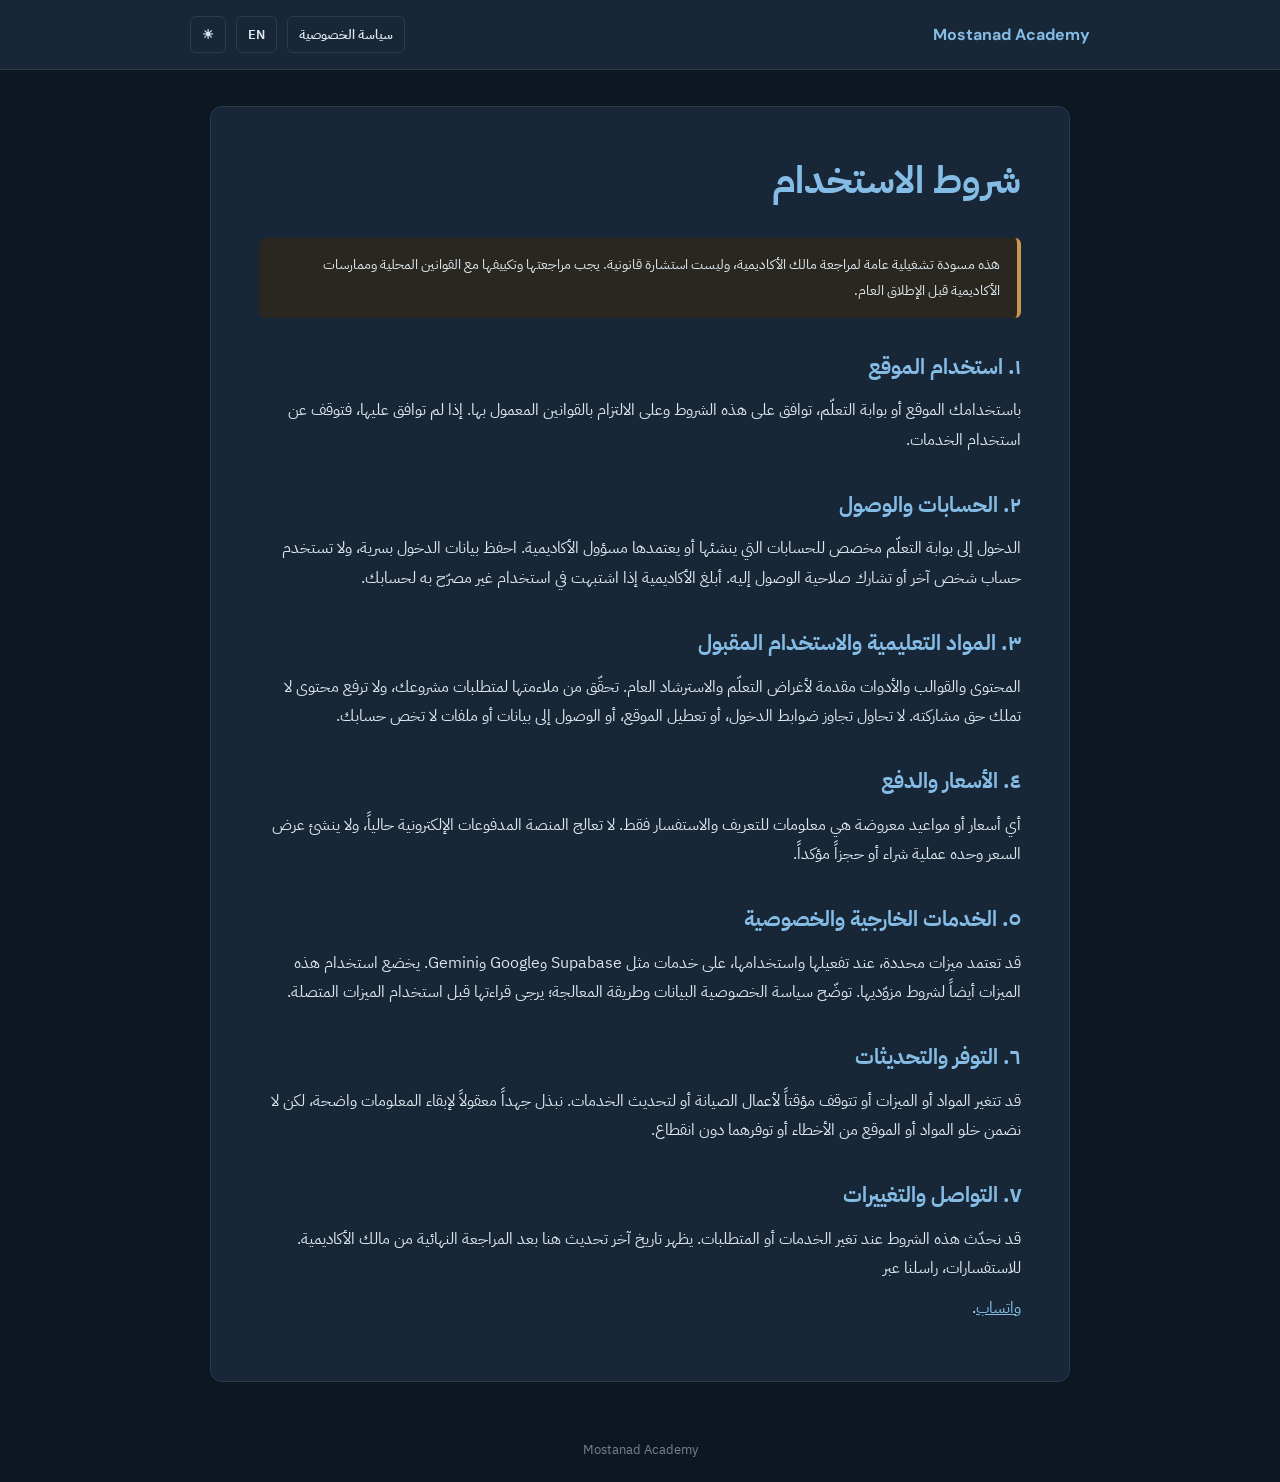
<file: terms-of-use.html>
<!doctype html>
<html lang="ar" dir="rtl">
<head>
  <meta charset="utf-8">
  <meta name="viewport" content="width=device-width, initial-scale=1">
  <meta name="theme-color" content="#0d1722">
  <script>try{document.documentElement.dataset.theme=localStorage.getItem("mostanad-academy-theme")==="light"?"light":"dark"}catch{document.documentElement.dataset.theme="dark"}</script>
  <meta name="description" content="شروط استخدام موقع وبوابة Mostanad Academy.">
  <title>شروط الاستخدام | Mostanad Academy</title>
  <link rel="icon" href="favicon.svg" type="image/svg+xml">
  <link rel="preconnect" href="https://fonts.googleapis.com">
  <link rel="preconnect" href="https://fonts.gstatic.com" crossorigin>
  <link href="https://fonts.googleapis.com/css2?family=DM+Sans:wght@400;500;600;700&family=IBM+Plex+Sans+Arabic:wght@400;500;600;700&display=swap" rel="stylesheet">
  <style>
    *{box-sizing:border-box}
    body{margin:0;background:#f5f7fa;color:#26384a;font:16px/1.85 "IBM Plex Sans Arabic",Arial,sans-serif}
    a{color:#2469a4}
    header{display:flex;justify-content:space-between;align-items:center;gap:16px;padding:16px max(calc((100vw - 900px)/2),24px);background:#fff;border-bottom:1px solid #e5e7eb}
    .brand{color:#174ea6;font:700 16px "DM Sans",sans-serif;text-decoration:none}
    .actions{display:flex;align-items:center;gap:10px}
    button,.actions a{padding:8px 11px;border:1px solid #dce3e9;border-radius:6px;background:#fff;color:#174ea6;font:600 13px "IBM Plex Sans Arabic",Arial,sans-serif;text-decoration:none;cursor:pointer}
    main{max-width:900px;margin:36px auto;padding:0 20px}
    article{padding:clamp(22px,5vw,48px);border:1px solid #e5eaf0;border-radius:12px;background:#fff}
    h1{margin-top:0;color:#174ea6;font-size:clamp(28px,5vw,38px);line-height:1.35}
    h2{margin:30px 0 8px;color:#174ea6;font-size:21px}
    p{margin:10px 0}
    .notice{padding:14px 17px;border-inline-start:4px solid #c9984c;border-radius:6px;background:#faf6ec;font-size:14px}
    footer{text-align:center;padding:20px;color:#758292;font-size:13px}
    :focus-visible{outline:3px solid #4598d780;outline-offset:3px}
    html[data-theme=dark]{color-scheme:dark}
    html[data-theme=dark] body{background:#0d1722;color:#dce6ee}
    html[data-theme=dark] header,html[data-theme=dark] article,html[data-theme=dark] button,html[data-theme=dark] .actions a{background:#172737;border-color:#2a3b4d;color:#dce6ee}
    html[data-theme=dark] h1,html[data-theme=dark] h2,html[data-theme=dark] .brand,html[data-theme=dark] a{color:#85bce5}
    html[data-theme=dark] .notice{background:#29271f}
    @media(max-width:600px){header{padding-inline:16px;flex-wrap:wrap}.actions{gap:6px}.actions a,button{padding:7px;font-size:12px}}
    @media(prefers-reduced-motion:reduce){*,*::before,*::after{scroll-behavior:auto!important;transition-duration:.01ms!important}}
  </style>
</head>
<body>
  <header>
    <a class="brand" href="index.html">Mostanad Academy</a>
    <div class="actions">
      <a href="privacy-policy.html" data-ar="سياسة الخصوصية" data-en="Privacy policy">سياسة الخصوصية</a>
      <button id="language-toggle" type="button" aria-label="Switch language">EN</button>
      <button id="theme-toggle" type="button" aria-pressed="false" aria-label="تفعيل الوضع الليلي">☾</button>
    </div>
  </header>
  <main>
    <article>
      <h1 data-ar="شروط الاستخدام" data-en="Terms of use">شروط الاستخدام</h1>
      <p class="notice" data-ar="هذه مسودة تشغيلية عامة لمراجعة مالك الأكاديمية، وليست استشارة قانونية. يجب مراجعتها وتكييفها مع القوانين المحلية وممارسات الأكاديمية قبل الإطلاق العام." data-en="This is a general operational draft for the academy owner's review, not legal advice. Review and adapt it to local laws and the academy's actual practices before public launch.">هذه مسودة تشغيلية عامة لمراجعة مالك الأكاديمية، وليست استشارة قانونية. يجب مراجعتها وتكييفها مع القوانين المحلية وممارسات الأكاديمية قبل الإطلاق العام.</p>

      <h2 data-ar="١. استخدام الموقع" data-en="1. Using the site">١. استخدام الموقع</h2>
      <p data-ar="باستخدامك الموقع أو بوابة التعلّم، توافق على هذه الشروط وعلى الالتزام بالقوانين المعمول بها. إذا لم توافق عليها، فتوقف عن استخدام الخدمات." data-en="By using this website or learning portal, you agree to these terms and applicable laws. If you do not agree, stop using the services.">باستخدامك الموقع أو بوابة التعلّم، توافق على هذه الشروط وعلى الالتزام بالقوانين المعمول بها. إذا لم توافق عليها، فتوقف عن استخدام الخدمات.</p>

      <h2 data-ar="٢. الحسابات والوصول" data-en="2. Accounts and access">٢. الحسابات والوصول</h2>
      <p data-ar="الدخول إلى بوابة التعلّم مخصص للحسابات التي ينشئها أو يعتمدها مسؤول الأكاديمية. احفظ بيانات الدخول بسرية، ولا تستخدم حساب شخص آخر أو تشارك صلاحية الوصول إليه. أبلغ الأكاديمية إذا اشتبهت في استخدام غير مصرّح به لحسابك." data-en="Learning-portal access is limited to accounts created or approved by an academy administrator. Keep your sign-in details confidential; do not use another person's account or share access to yours. Notify the academy if you suspect unauthorized use of your account.">الدخول إلى بوابة التعلّم مخصص للحسابات التي ينشئها أو يعتمدها مسؤول الأكاديمية. احفظ بيانات الدخول بسرية، ولا تستخدم حساب شخص آخر أو تشارك صلاحية الوصول إليه. أبلغ الأكاديمية إذا اشتبهت في استخدام غير مصرّح به لحسابك.</p>

      <h2 data-ar="٣. المواد التعليمية والاستخدام المقبول" data-en="3. Learning materials and acceptable use">٣. المواد التعليمية والاستخدام المقبول</h2>
      <p data-ar="المحتوى والقوالب والأدوات مقدمة لأغراض التعلّم والاسترشاد العام. تحقّق من ملاءمتها لمتطلبات مشروعك، ولا ترفع محتوى لا تملك حق مشاركته. لا تحاول تجاوز ضوابط الدخول، أو تعطيل الموقع، أو الوصول إلى بيانات أو ملفات لا تخص حسابك." data-en="Content, templates, and tools are provided for learning and general guidance. Check that they suit your project requirements, and do not upload material you have no right to share. Do not bypass access controls, disrupt the site, or access data or files that do not belong to your account.">المحتوى والقوالب والأدوات مقدمة لأغراض التعلّم والاسترشاد العام. تحقّق من ملاءمتها لمتطلبات مشروعك، ولا ترفع محتوى لا تملك حق مشاركته. لا تحاول تجاوز ضوابط الدخول، أو تعطيل الموقع، أو الوصول إلى بيانات أو ملفات لا تخص حسابك.</p>

      <h2 data-ar="٤. الأسعار والدفع" data-en="4. Prices and payments">٤. الأسعار والدفع</h2>
      <p data-ar="أي أسعار أو مواعيد معروضة هي معلومات للتعريف والاستفسار فقط. لا تعالج المنصة المدفوعات الإلكترونية حالياً، ولا ينشئ عرض السعر وحده عملية شراء أو حجزاً مؤكداً." data-en="Any displayed prices or schedules are informational and for inquiries only. The platform does not currently process online payments; a displayed price alone does not create a purchase or confirmed booking.">أي أسعار أو مواعيد معروضة هي معلومات للتعريف والاستفسار فقط. لا تعالج المنصة المدفوعات الإلكترونية حالياً، ولا ينشئ عرض السعر وحده عملية شراء أو حجزاً مؤكداً.</p>

      <h2 data-ar="٥. الخدمات الخارجية والخصوصية" data-en="5. Third-party services and privacy">٥. الخدمات الخارجية والخصوصية</h2>
      <p data-ar="قد تعتمد ميزات محددة، عند تفعيلها واستخدامها، على خدمات مثل Supabase وGoogle وGemini. يخضع استخدام هذه الميزات أيضاً لشروط مزوّديها. توضّح سياسة الخصوصية البيانات وطريقة المعالجة؛ يرجى قراءتها قبل استخدام الميزات المتصلة." data-en="Specific features, when enabled and used, may rely on services such as Supabase, Google, and Gemini. Those features are also subject to the providers' terms. Our privacy policy describes data handling; read it before using connected features.">قد تعتمد ميزات محددة، عند تفعيلها واستخدامها، على خدمات مثل Supabase وGoogle وGemini. يخضع استخدام هذه الميزات أيضاً لشروط مزوّديها. توضّح سياسة الخصوصية البيانات وطريقة المعالجة؛ يرجى قراءتها قبل استخدام الميزات المتصلة.</p>

      <h2 data-ar="٦. التوفر والتحديثات" data-en="6. Availability and updates">٦. التوفر والتحديثات</h2>
      <p data-ar="قد تتغير المواد أو الميزات أو تتوقف مؤقتاً لأعمال الصيانة أو لتحديث الخدمات. نبذل جهداً معقولاً لإبقاء المعلومات واضحة، لكن لا نضمن خلو المواد أو الموقع من الأخطاء أو توفرهما دون انقطاع." data-en="Materials and features may change or become temporarily unavailable for maintenance or service updates. We make reasonable efforts to keep information clear, but do not guarantee error-free content or uninterrupted availability.">قد تتغير المواد أو الميزات أو تتوقف مؤقتاً لأعمال الصيانة أو لتحديث الخدمات. نبذل جهداً معقولاً لإبقاء المعلومات واضحة، لكن لا نضمن خلو المواد أو الموقع من الأخطاء أو توفرهما دون انقطاع.</p>

      <h2 data-ar="٧. التواصل والتغييرات" data-en="7. Contact and changes">٧. التواصل والتغييرات</h2>
      <p data-ar="قد نحدّث هذه الشروط عند تغير الخدمات أو المتطلبات. يظهر تاريخ آخر تحديث هنا بعد المراجعة النهائية من مالك الأكاديمية. للاستفسارات، راسلنا عبر" data-en="We may update these terms as services or requirements change. The last-updated date should be set here after the academy owner reviews the text. For inquiries, contact us by">قد نحدّث هذه الشروط عند تغير الخدمات أو المتطلبات. يظهر تاريخ آخر تحديث هنا بعد المراجعة النهائية من مالك الأكاديمية. للاستفسارات، راسلنا عبر</p>
      <p><a href="https://wa.me/201156286464" target="_blank" rel="noopener noreferrer" data-ar="واتساب" data-en="WhatsApp">واتساب</a>.</p>
    </article>
  </main>
  <footer>Mostanad Academy</footer>
  <script>
    const languageButton = document.querySelector("#language-toggle");
    const themeButton = document.querySelector("#theme-toggle");
    function setLanguage(language) {
      const english = language === "en";
      document.documentElement.lang = english ? "en" : "ar";
      document.documentElement.dir = english ? "ltr" : "rtl";
      localStorage.setItem("mostanad-academy-language", language);
      document.querySelectorAll("[data-ar][data-en]").forEach((element) => {
        element.textContent = element.dataset[language];
      });
      document.title = english ? "Terms of use | Mostanad Academy" : "شروط الاستخدام | Mostanad Academy";
      languageButton.textContent = english ? "عربي" : "EN";
      languageButton.setAttribute("aria-label", english ? "التبديل إلى العربية" : "Switch language");
      const dark = document.documentElement.dataset.theme === "dark";
      themeButton.setAttribute("aria-label", dark
        ? (english ? "Switch to light mode" : "تفعيل الوضع النهاري")
        : (english ? "Switch to dark mode" : "تفعيل الوضع الليلي"));
    }
    function setTheme(theme, persist = true) {
      const dark = theme === "dark";
      const english = document.documentElement.lang === "en";
      document.documentElement.dataset.theme = dark ? "dark" : "light";
      themeButton.setAttribute("aria-pressed", String(dark));
      themeButton.setAttribute("aria-label", dark
        ? (english ? "Switch to light mode" : "تفعيل الوضع النهاري")
        : (english ? "Switch to dark mode" : "تفعيل الوضع الليلي"));
      themeButton.textContent = dark ? "☀" : "☾";
      if (persist) localStorage.setItem("mostanad-academy-theme", dark ? "dark" : "light");
    }
    setLanguage(localStorage.getItem("mostanad-academy-language") === "en" ? "en" : "ar");
    setTheme(localStorage.getItem("mostanad-academy-theme") === "light" ? "light" : "dark", false);
    languageButton.addEventListener("click", () => setLanguage(document.documentElement.lang === "ar" ? "en" : "ar"));
    themeButton.addEventListener("click", () => setTheme(document.documentElement.dataset.theme === "dark" ? "light" : "dark"));
    window.addEventListener("storage", (event) => {
      if (event.key === "mostanad-academy-theme") setTheme(event.newValue === "light" ? "light" : "dark", false);
    });
  </script>
</body>
</html>
</file>
